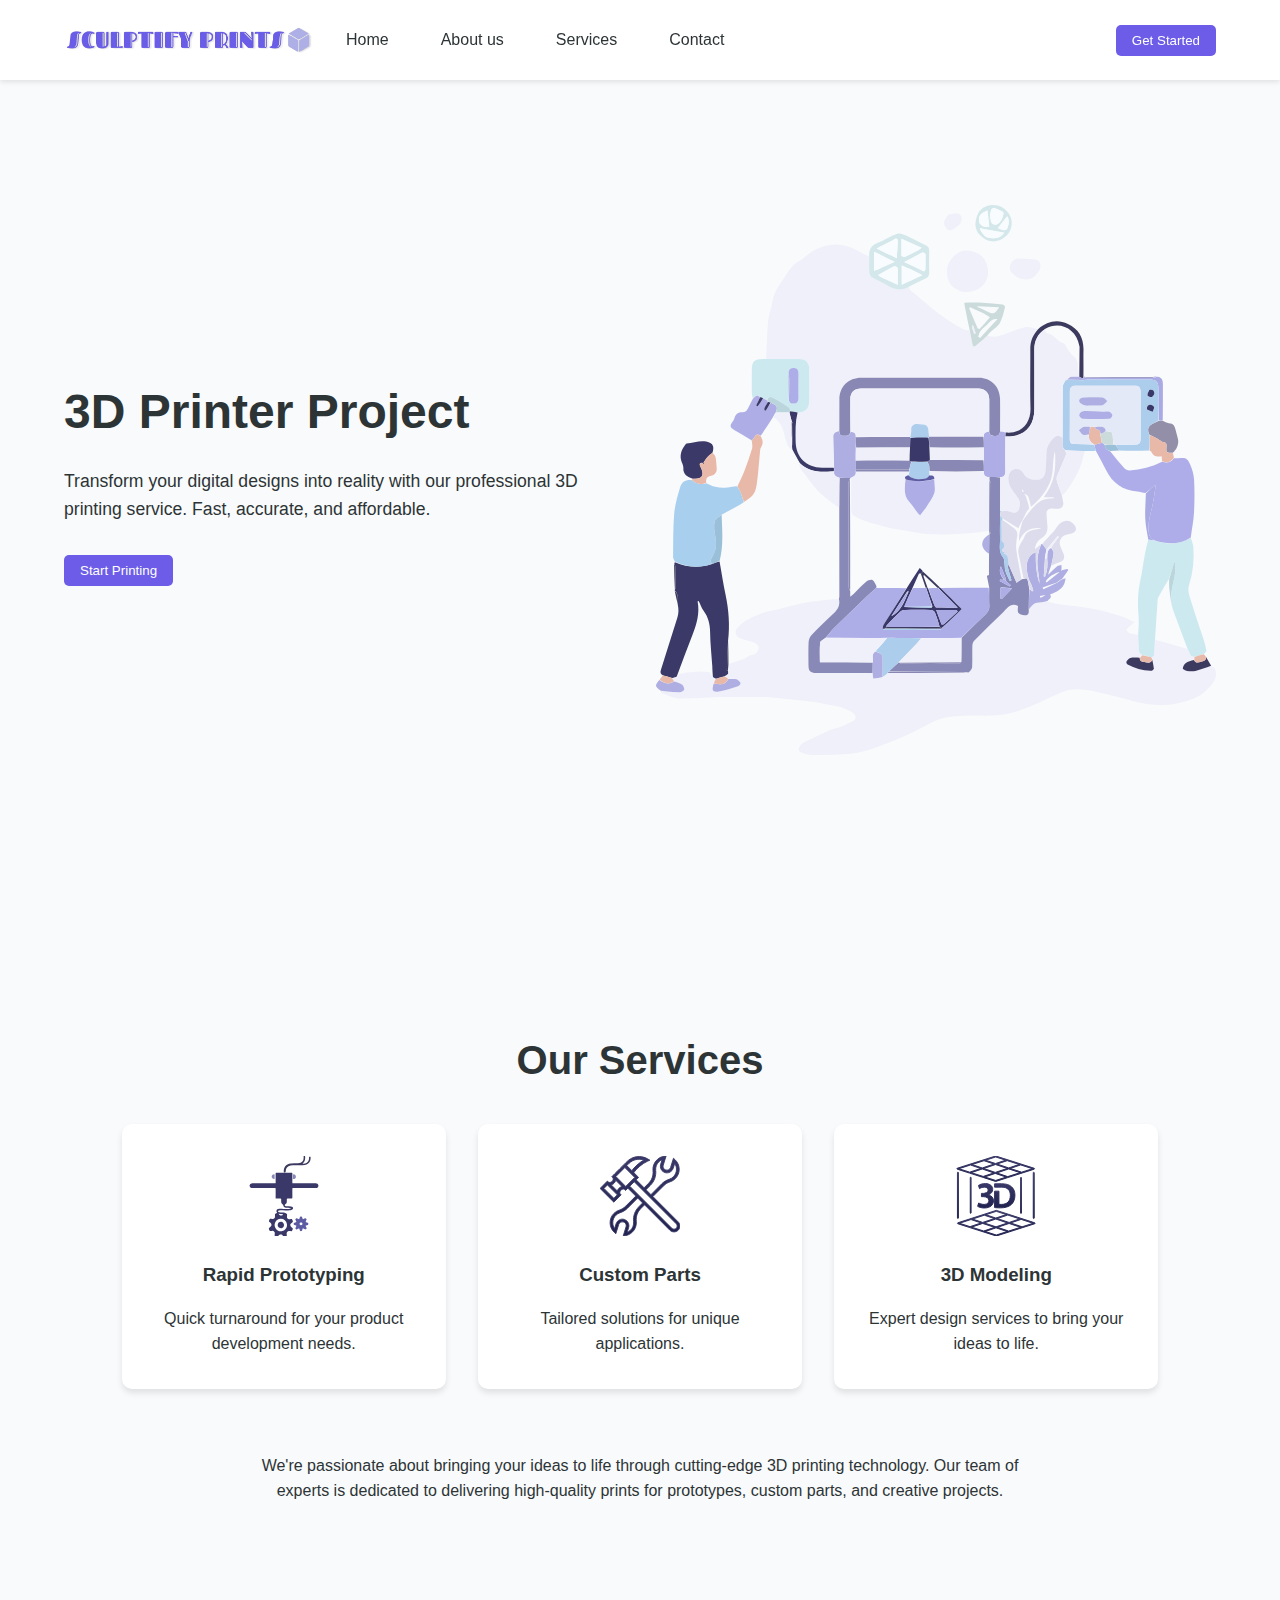
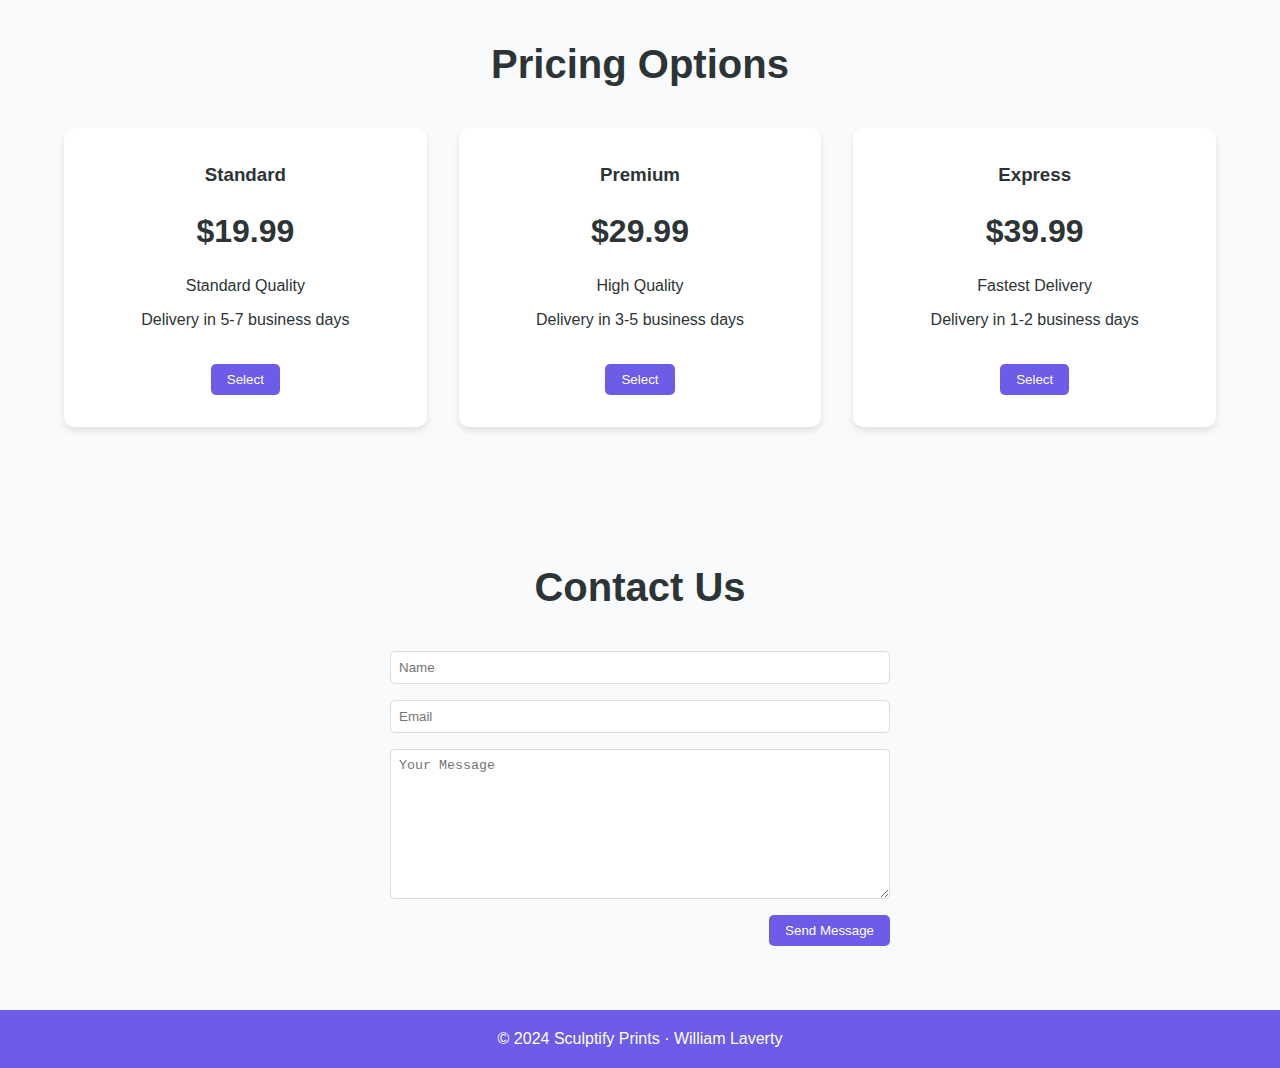
<file: index.html>
<!DOCTYPE html>
<html lang="en">
<head>
    <meta charset="UTF-8">
    <meta name="viewport" content="width=device-width, initial-scale=1.0">
    <title id="page-title"></title>
    <link rel="stylesheet" href="styles.css">
</head>
<body>
    <header class="header">
        <a href="#home" class="logo" id="site-name">
            <img src="assets/logo.png" alt="Logo">
        </a>
        <nav>
            <ul id="nav-items"></ul>
        </nav>
        <button class="cta-button" id="header-cta"></button>
    </header>    

    <main>
        <section id="home" class="hero">
            <div class="hero-content">
                <h1 id="hero-title"></h1>
                <p id="hero-description"></p>
                <button class="cta-button" id="hero-cta"></button>
            </div>
            <div class="hero-image">
                <img src="assets/3d-printer.svg" alt="3D Printer Illustration">
            </div>
        </section>

        <section id="about" class="about">
            <section id="services" class="services">
                <h2 id="services-title"></h2>
                <div class="service-grid" id="services-grid"></div>
            </section>
        <p id="about-description"></p>
    </section>


        <section class="pricing-section">
            <h2>Pricing Options</h2>
            <div class="pricing-grid">
                <div class="pricing-card">
                    <h3>Standard</h3>
                    <p class="price">$19.99</p>
                    <ul class="features">
                        <li>Standard Quality</li>
                        <li>Delivery in 5-7 business days</li>
                    </ul>
                    <button class="cta-button">Select</button>
                </div>
                <div class="pricing-card">
                    <h3>Premium</h3>
                    <p class="price">$29.99</p>
                    <ul class="features">
                        <li>High Quality</li>
                        <li>Delivery in 3-5 business days</li>
                    </ul>
                    <button class="cta-button">Select</button>
                </div>
                <div class="pricing-card">
                    <h3>Express</h3>
                    <p class="price">$39.99</p>
                    <ul class="features">
                        <li>Fastest Delivery</li>
                        <li>Delivery in 1-2 business days</li>
                    </ul>
                    <button class="cta-button">Select</button>
                </div>
            </div>
        </section>

        <section id="contact" class="contact">
            <h2 id="contact-title"></h2>
            <form id="contact-form"></form>
        </section>
    </main>

    <footer>
        <p id="footer-copyright"></p>
    </footer>

    <script src="script.js"></script>
</body>
</html>
</file>
<file: styles.css>
:root {
    --primary-color: #6c5ce7;
    --secondary-color: #a29bfe;
    --text-color: #2d3436;
    --background-color: #f9fafb;
}

* {
    margin: 0;
    padding: 0;
    box-sizing: border-box;
}

body {
    font-family: Arial, sans-serif;
    background-color: var(--background-color);
    color: var(--text-color);
    line-height: 1.6;
}

header {
    display: flex;
    justify-content: space-between;
    align-items: center;
    padding: 1rem 5%;
    background-color: white;
    box-shadow: 0 2px 5px rgba(0, 0, 0, 0.1);
    position: fixed;
    width: 100%;
    top: 0;
}

.logo {
    font-size: 1.5rem;
    font-weight: bold;
    color: var(--primary-color);
    text-decoration: none;
}

.logo img {
    max-width: 250px;
    padding-top: 10px;
}

nav ul {
    list-style: none;
    margin: 0;
    padding: 0;
    display: flex;
    gap: 20px;
}

nav ul li {
    align-items: center;
    margin-left: 2rem;
}

nav ul li a {
    text-decoration: none;
    color: var(--text-color);
    transition: color 0.3s ease;
}

nav ul li a:hover {
    color: var(--primary-color);
}

.cta-button {
    margin-left: auto;
    background-color: var(--primary-color);
    color: white;
    border: none;
    padding: 0.5rem 1rem;
    border-radius: 5px;
    cursor: pointer;
    transition: background-color 0.3s ease;
}

.cta-button:hover {
    background-color: var(--secondary-color);
}

main {
    padding-top: 60px; 
}

section {
    padding: 4rem 5%;
}

.hero {
    display: flex;
    justify-content: space-between;
    align-items: center;
    min-height: calc(100vh - 60px);
}

.hero-content {
    flex: 1;
    padding-right: 2rem;
}

.hero-content h1 {
    font-size: 3rem;
    margin-bottom: 1rem;
}

.hero-content p {
    font-size: 1.1rem;
    margin-bottom: 2rem;
}

.hero-image {
    flex: 1;
    display: flex;
    justify-content: center;
    align-items: center;
}

.hero-image img {
    max-width: 100%;
    height: auto;
}

h2 {
    font-size: 2.5rem;
    margin-bottom: 2rem;
    text-align: center;
}

.about p {
    max-width: 800px;
    margin: 0 auto;
    text-align: center;
}

.service-grid {
    display: grid;
    grid-template-columns: repeat(auto-fit, minmax(250px, 1fr));
    gap: 2rem;
}

.service-item {
    background-color: white;
    padding: 2rem;
    border-radius: 10px;
    box-shadow: 0 4px 6px rgba(0, 0, 0, 0.1);
    text-align: center;
    transition: transform 0.3s ease;
}

.service-item:hover {
    transform: translateY(-5px);
}

.service-item img {
    width: 80px;
    height: 80px;
    margin-bottom: 1rem;
}

.service-item h3 {
    margin-bottom: 1rem;
}

.pricing-section {
    text-align: center;
}

.pricing-grid {
    display: grid;
    grid-template-columns: repeat(auto-fit, minmax(250px, 1fr));
    gap: 2rem;
    margin-top: 2rem;
}

.pricing-card {
    background-color: white;
    padding: 2rem;
    border-radius: 10px;
    box-shadow: 0 4px 6px rgba(0, 0, 0, 0.1);
    text-align: center;
}

.pricing-card h3 {
    margin-bottom: 1rem;
}

.pricing-card .price {
    font-size: 2rem;
    font-weight: bold;
    margin-bottom: 1rem;
}

.pricing-card .features {
    list-style-type: none;
    margin-bottom: 2rem;
}

.pricing-card .features li {
    margin-bottom: 0.5rem;
}

.contact form {
    display: flex;
    flex-direction: column;
    max-width: 500px;
    margin: 0 auto;
}

.contact form input,
.contact form textarea {
    margin-bottom: 1rem;
    padding: 0.5rem;
    border: 1px solid #ddd;
    border-radius: 5px;
}

.contact form textarea {
    min-height: 150px;
}

footer {
    background-color: var(--primary-color);
    color: white;
    text-align: center;
    padding: 1rem;
}

@media (max-width: 768px) {
    header {
        flex-direction: column;
        padding: 1rem;
    }

    nav ul {
        margin-top: 1rem;
    }

    nav ul li {
        margin-left: 1rem;
    }

    .hero {
        flex-direction: column;
        text-align: center;
    }

    .hero-content {
        padding-right: 0;
        margin-bottom: 2rem;
    }

    .service-grid {
        grid-template-columns: 1fr;
    }
}
</file>
